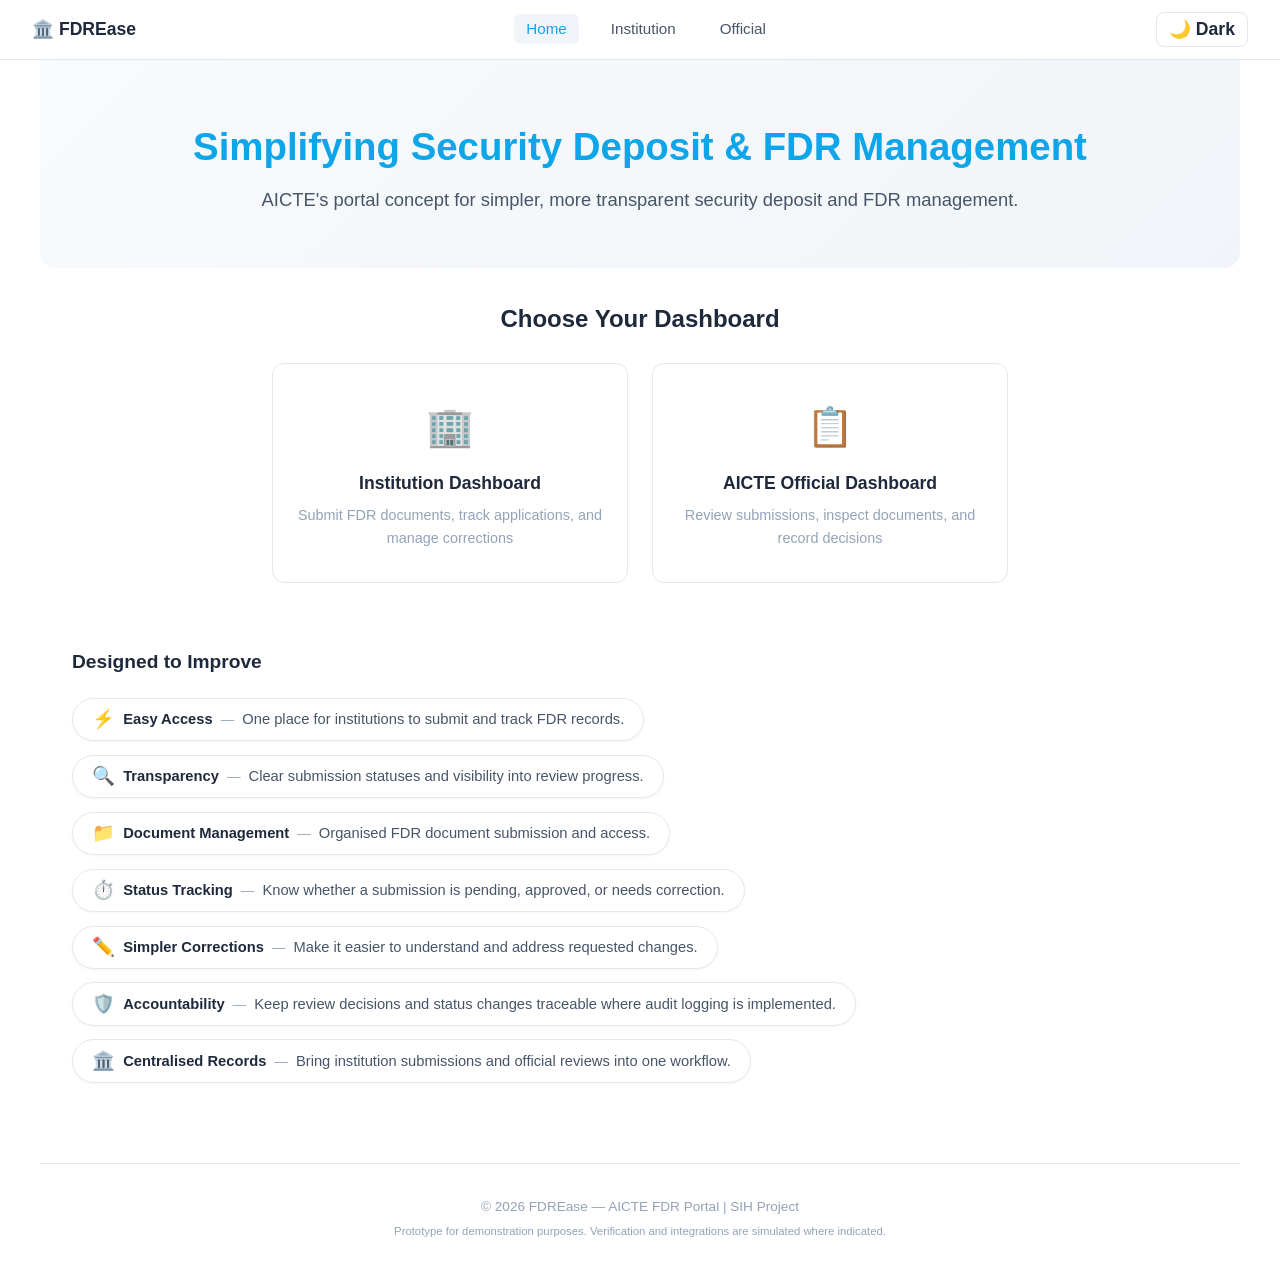
<file: index.html>
<!DOCTYPE html>
<html lang="en">

<head>
    <meta charset="UTF-8">
    <meta name="viewport" content="width=device-width, initial-scale=1.0">
    <title>FDREase — AICTE FDR Portal</title>
    <meta name="description"
        content="FDREase: Simplifying Security Deposit and FDR Management for AICTE institutions. SIH Project.">
    <link rel="stylesheet" href="css/style.css">
</head>

<body class="light-theme">

    <nav class="navbar">
        <div class="logo"><a href="index.html">🏛️ FDREase</a></div>
        <button id="nav-toggle" class="nav-toggle" aria-label="Toggle navigation">☰</button>
        <ul class="nav-links" id="nav-links">
            <li><a href="index.html" class="active">Home</a></li>
            <li><a href="dashboard/index.html">Institution</a></li>
            <li><a href="official/dashboard.html">Official</a></li>
        </ul>
        <div class="nav-right">
            <button id="theme-toggle" class="btn theme-btn" aria-label="Toggle theme">🌙 Dark</button>
        </div>
    </nav>

    <main class="main-content">

        <section class="hero-section">
            <h1>Simplifying Security Deposit &amp; FDR Management</h1>
            <p class="subtitle">AICTE's portal concept for simpler, more transparent security deposit and FDR
                management.</p>
            <!-- <p class="hero-desc"></p>.   Can add something here Later -->
        </section>

        <section class="access-section-wrapper">
            <h2>Choose Your Dashboard</h2>
            <div class="access-options">
                <a href="dashboard/index.html" class="access-card">
                    <div class="icon">🏢</div>
                    <h3>Institution Dashboard</h3>
                    <p>Submit FDR documents, track applications, and manage corrections</p>
                </a>
                <a href="official/dashboard.html" class="access-card">
                    <div class="icon">📋</div>
                    <h3>AICTE Official Dashboard</h3>
                    <p>Review submissions, inspect documents, and record decisions</p>
                </a>
            </div>
        </section>

        <section class="features-section">
            <h2>Designed to Improve</h2>
            <div class="feature-pills">
                <div class="feature-pill">
                    <span class="pill-icon">⚡</span>
                    <strong class="pill-title">Easy Access</strong>
                    <span class="pill-sep">—</span>
                    <span class="pill-desc">One place for institutions to submit and track FDR records.</span>
                </div>
                <div class="feature-pill">
                    <span class="pill-icon">🔍</span>
                    <strong class="pill-title">Transparency</strong>
                    <span class="pill-sep">—</span>
                    <span class="pill-desc">Clear submission statuses and visibility into review progress.</span>
                </div>
                <div class="feature-pill">
                    <span class="pill-icon">📁</span>
                    <strong class="pill-title">Document Management</strong>
                    <span class="pill-sep">—</span>
                    <span class="pill-desc">Organised FDR document submission and access.</span>
                </div>
                <div class="feature-pill">
                    <span class="pill-icon">⏱️</span>
                    <strong class="pill-title">Status Tracking</strong>
                    <span class="pill-sep">—</span>
                    <span class="pill-desc">Know whether a submission is pending, approved, or needs correction.</span>
                </div>
                <div class="feature-pill">
                    <span class="pill-icon">✏️</span>
                    <strong class="pill-title">Simpler Corrections</strong>
                    <span class="pill-sep">—</span>
                    <span class="pill-desc">Make it easier to understand and address requested changes.</span>
                </div>
                <div class="feature-pill">
                    <span class="pill-icon">🛡️</span>
                    <strong class="pill-title">Accountability</strong>
                    <span class="pill-sep">—</span>
                    <span class="pill-desc">Keep review decisions and status changes traceable where audit logging is
                        implemented.</span>
                </div>
                <div class="feature-pill">
                    <span class="pill-icon">🏛️</span>
                    <strong class="pill-title">Centralised Records</strong>
                    <span class="pill-sep">—</span>
                    <span class="pill-desc">Bring institution submissions and official reviews into one workflow.</span>
                </div>
            </div>
        </section>

        <footer class="footer">
            <p>&copy; <span class="current-year">2026</span> FDREase — AICTE FDR Portal | SIH Project</p>
            <small>Prototype for demonstration purposes. Verification and integrations are simulated where
                indicated.</small>
        </footer>

    </main>

    <script src="js/api.js"></script>
    <script src="js/main.js"></script>
</body>

</html>
</file>
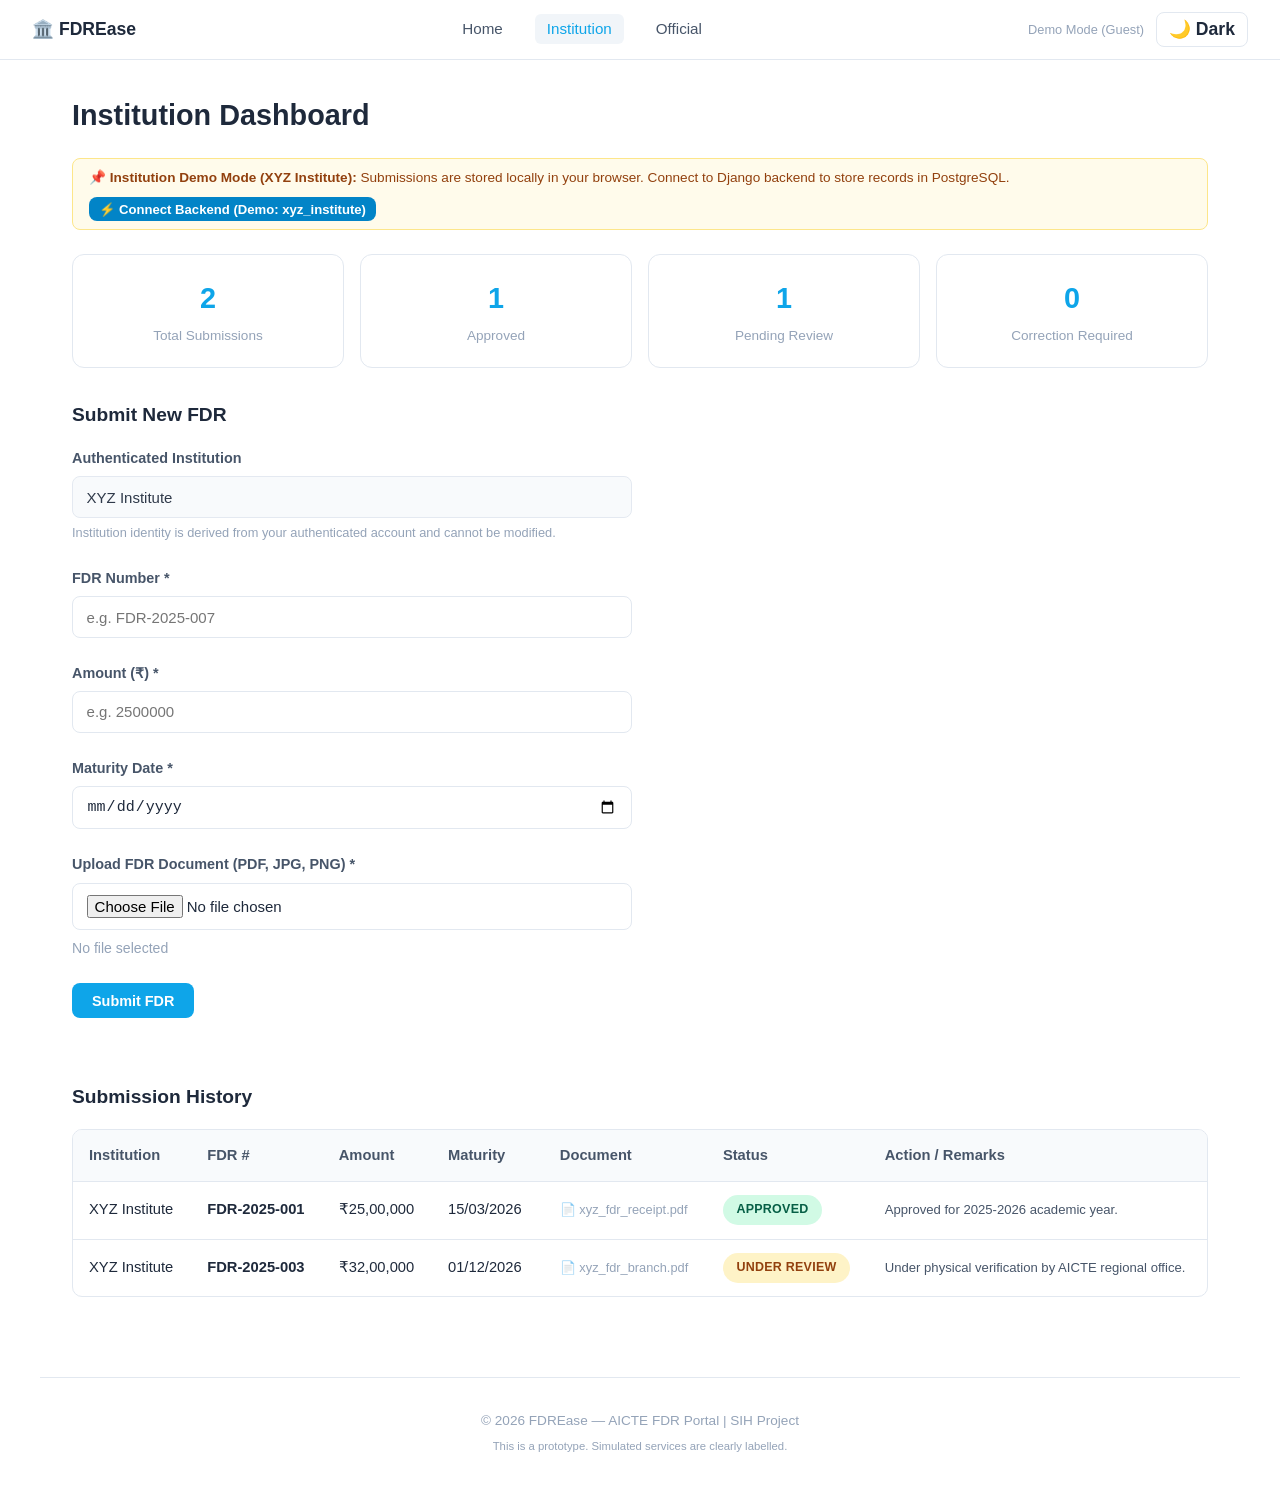
<file: dashboard/index.html>
<!DOCTYPE html>
<html lang="en">
<head>
    <meta charset="UTF-8">
    <meta name="viewport" content="width=device-width, initial-scale=1.0">
    <title>Institution Dashboard — FDREase</title>
    <meta name="description" content="Submit FDR documents, track applications, and manage corrections.">
    <link rel="stylesheet" href="../css/style.css">
</head>
<body class="light-theme">

    <nav class="navbar">
        <div class="logo"><a href="../index.html">🏛️ FDREase</a></div>
        <button id="nav-toggle" class="nav-toggle" aria-label="Toggle navigation">☰</button>
        <ul class="nav-links" id="nav-links">
            <li><a href="../index.html">Home</a></li>
            <li><a href="index.html" class="active">Institution</a></li>
            <li><a href="../official/dashboard.html">Official</a></li>
        </ul>
        <div class="nav-right">
            <span id="nav-user" style="font-size:0.85rem;color:var(--text-secondary);display:none;"></span>
            <button id="theme-toggle" class="btn theme-btn" aria-label="Toggle theme">🌙 Dark</button>
        </div>
    </nav>

    <main class="main-content">

        <section class="institution-section">
            <h1>Institution Dashboard</h1>

            <div class="demo-banner">📌 Demo Mode — Sample data is pre-loaded for demonstration. Submitted records are stored in your browser.</div>

            <!-- Overview Stats -->
            <div class="stats-overview" id="inst-stats">
                <!-- rendered by JS -->
            </div>

            <!-- FDR Submission Form -->
            <h2>Submit New FDR</h2>
            <form id="fdr-form" novalidate>
                <div class="form-group">
                    <label for="inst-name">Authenticated Institution</label>
                    <input type="text" id="inst-name" name="inst-name" value="XYZ Institute" readonly class="input-readonly">
                    <small style="display:block;margin-top:0.3rem;font-size:0.8rem;color:var(--text-muted);">Institution identity is derived from your authenticated account and cannot be modified.</small>
                </div>
                <div class="form-group">
                    <label for="fdr-number">FDR Number *</label>
                    <input type="text" id="fdr-number" name="fdr-number" placeholder="e.g. FDR-2025-007" required>
                </div>
                <div class="form-group">
                    <label for="amount">Amount (₹) *</label>
                    <input type="number" id="amount" name="amount" min="1" step="any" placeholder="e.g. 2500000" required>
                </div>
                <div class="form-group">
                    <label for="maturity-date">Maturity Date *</label>
                    <input type="date" id="maturity-date" name="maturity-date" required>
                </div>
                <div class="form-group">
                    <label for="doc-file">Upload FDR Document (PDF, JPG, PNG) *</label>
                    <input type="file" id="doc-file" name="doc-file" accept=".pdf,.png,.jpg,.jpeg" required>
                    <div id="file-label" style="margin-top:0.4rem; font-size:0.88rem; color:var(--text-muted);">No file selected</div>
                </div>
                <button type="submit" class="btn">Submit FDR</button>
            </form>
        </section>

        <section class="history-section">
            <h2>Submission History</h2>
            <div class="table-wrap">
                <table>
                    <thead>
                        <tr>
                            <th>Institution</th>
                            <th>FDR #</th>
                            <th>Amount</th>
                            <th class="maturity-col">Maturity</th>
                            <th>Document</th>
                            <th>Status</th>
                            <th>Action / Remarks</th>
                        </tr>
                    </thead>
                    <tbody id="history-table">
                        <!-- rows rendered by JS -->
                    </tbody>
                </table>
            </div>
        </section>

        <footer class="footer">
            <p>&copy; <span class="current-year">2026</span> FDREase — AICTE FDR Portal | SIH Project</p>
            <small>This is a prototype. Simulated services are clearly labelled.</small>
        </footer>

    </main>

    <script src="../js/api.js"></script>
    <script src="../js/main.js"></script>
</body>
</html>
</file>
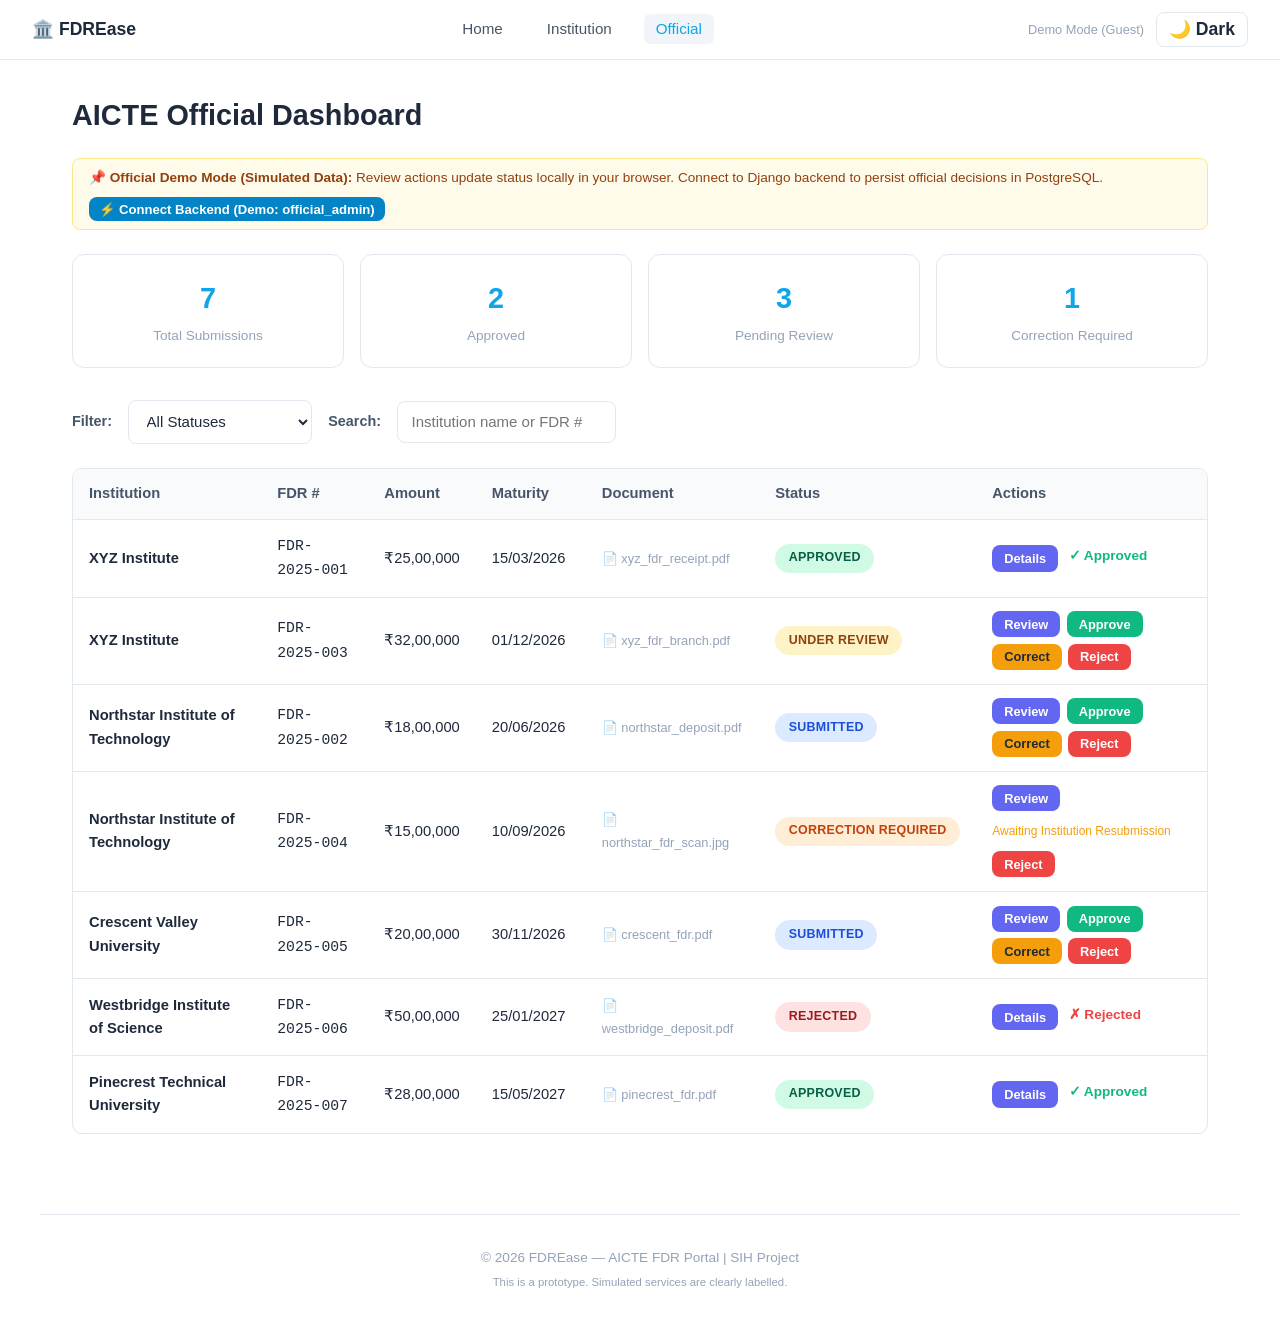
<file: official/dashboard.html>
<!DOCTYPE html>
<html lang="en">
<head>
    <meta charset="UTF-8">
    <meta name="viewport" content="width=device-width, initial-scale=1.0">
    <title>AICTE Official Dashboard — FDREase</title>
    <meta name="description" content="Review FDR submissions, inspect documents, and record official decisions.">
    <link rel="stylesheet" href="../css/style.css">
</head>
<body class="light-theme">

    <nav class="navbar">
        <div class="logo"><a href="../index.html">🏛️ FDREase</a></div>
        <button id="nav-toggle" class="nav-toggle" aria-label="Toggle navigation">☰</button>
        <ul class="nav-links" id="nav-links">
            <li><a href="../index.html">Home</a></li>
            <li><a href="../dashboard/index.html">Institution</a></li>
            <li><a href="dashboard.html" class="active">Official</a></li>
        </ul>
        <div class="nav-right">
            <span id="nav-user" style="font-size:0.85rem;color:var(--text-secondary);display:none;"></span>
            <button id="theme-toggle" class="btn theme-btn" aria-label="Toggle theme">🌙 Dark</button>
        </div>
    </nav>

    <main class="main-content">

        <section class="official-section">
            <h1>AICTE Official Dashboard</h1>

            <div class="demo-banner">📌 Demo Mode — Review actions update status locally. No backend is connected.</div>

            <!-- Overview Stats -->
            <div class="stats-overview" id="official-stats">
                <!-- rendered by JS -->
            </div>

            <!-- Filter & Search Bar -->
            <div class="filter-bar">
                <label for="status-filter">Filter:</label>
                <select id="status-filter">
                    <option value="All">All Statuses</option>
                    <option value="Draft">Draft</option>
                    <option value="Submitted">Submitted</option>
                    <option value="Under Review">Under Review</option>
                    <option value="Correction Required">Correction Required</option>
                    <option value="Approved">Approved</option>
                    <option value="Rejected">Rejected</option>
                </select>
                <label for="search-input">Search:</label>
                <input type="text" id="search-input" placeholder="Institution name or FDR #">
            </div>

            <!-- Applications Table -->
            <div class="table-wrap">
                <table>
                    <thead>
                        <tr>
                            <th>Institution</th>
                            <th>FDR #</th>
                            <th>Amount</th>
                            <th class="maturity-col">Maturity</th>
                            <th>Document</th>
                            <th>Status</th>
                            <th>Actions</th>
                        </tr>
                    </thead>
                    <tbody id="official-table-body">
                        <!-- rows rendered by JS -->
                    </tbody>
                </table>
            </div>
        </section>

        <footer class="footer">
            <p>&copy; <span class="current-year">2026</span> FDREase — AICTE FDR Portal | SIH Project</p>
            <small>This is a prototype. Simulated services are clearly labelled.</small>
        </footer>

    </main>

    <script src="../js/api.js"></script>
    <script src="../js/main.js"></script>
</body>
</html>
</file>
<file: css/style.css>
/* ===== Reset & Base Styles ===== */
*, *::before, *::after { box-sizing: border-box; margin: 0; padding: 0; }

:root {
    --bg-primary: #ffffff;
    --bg-secondary: #f8fafc;
    --bg-tertiary: #f1f5f9;
    --text-primary: #1e293b;
    --text-secondary: #475569;
    --text-muted: #94a3b8;
    --accent-blue: #0ea5e9;
    --accent-blue-dark: #077da0;
    --border-color: #e2e8f0;
    --success-green: #10b981;
    --warning-orange: #f59e0b;
    --error-red: #ef4444;
    --card-bg: #ffffff;
    --input-bg: #ffffff;
}

body {
    font-family: -apple-system, BlinkMacSystemFont, 'Segoe UI', Roboto, sans-serif;
    background-color: var(--bg-primary);
    color: var(--text-primary);
    line-height: 1.6;
}

a { color: inherit; text-decoration: none; }

/* ===== Navbar ===== */
.navbar {
    position: fixed; top: 0; left: 0; right: 0;
    height: 60px;
    background-color: var(--card-bg);
    border-bottom: 1px solid var(--border-color);
    display: flex; justify-content: space-between; align-items: center;
    padding: 0 2rem;
    z-index: 1000;
}

.navbar .logo a {
    font-weight: 700;
    font-size: 1.1rem;
    color: var(--text-primary);
}

.nav-links {
    display: flex;
    gap: 1.25rem;
    align-items: center;
    list-style: none;
}

.nav-links a {
    color: var(--text-secondary);
    font-weight: 500;
    font-size: 0.95rem;
    padding: 0.4rem 0.75rem;
    border-radius: 6px;
    transition: background 0.2s, color 0.2s;
}

.nav-links a:hover,
.nav-links a.active {
    background-color: var(--bg-tertiary);
    color: var(--accent-blue);
}

.nav-right {
    display: flex;
    align-items: center;
    gap: 0.75rem;
}

/* ===== Main Content ===== */
.main-content {
    min-height: 100vh;
    padding-top: 60px;
    max-width: 1200px;
    margin: 0 auto;
}

/* ===== Hero Section ===== */
.hero-section {
    text-align: center;
    padding: 3.5rem 2rem 2.5rem;
    background: linear-gradient(135deg, var(--bg-secondary) 0%, var(--bg-tertiary) 100%);
    border-radius: 0 0 16px 16px;
}

.hero-section h1 {
    font-size: 2.4rem;
    color: var(--accent-blue);
    margin-bottom: 0.5rem;
    font-weight: 800;
}

.hero-section .subtitle {
    font-size: 1.15rem;
    color: var(--text-secondary);
    margin-bottom: 0.85rem;
    font-weight: 500;
}

.hero-section .hero-desc {
    max-width: 720px;
    margin: 0 auto;
    font-size: 1.05rem;
    line-height: 1.6;
    color: var(--text-secondary);
}

/* ===== Stats Cards (landing page + dashboard overviews) ===== */
.stats-cards {
    display: grid;
    grid-template-columns: repeat(3, 1fr);
    gap: 1.5rem;
    max-width: 800px;
    margin: 0 auto;
}

.stat-card {
    background-color: var(--card-bg);
    padding: 1.5rem 1rem;
    text-align: center;
    border-radius: 12px;
    border: 1px solid var(--border-color);
}

.stat-value {
    display: block;
    font-size: 2.2rem;
    font-weight: 800;
    color: var(--accent-blue);
}

.stat-label {
    display: block;
    font-size: 0.85rem;
    color: var(--text-muted);
    margin-top: 0.25rem;
}

/* Dashboard-specific stats row (4 columns) */
.stats-overview {
    display: grid;
    grid-template-columns: repeat(4, 1fr);
    gap: 1rem;
    margin-bottom: 2rem;
}

.stats-overview .stat-card {
    padding: 1.25rem 1rem;
}

.stats-overview .stat-value {
    font-size: 1.8rem;
}

/* ===== Section Containers ===== */
.institution-section,
.official-section,
.history-section,
.features-section,
.access-section-wrapper {
    padding: 2rem;
}

.institution-section h1,
.official-section h1 {
    font-size: 1.8rem;
    font-weight: 800;
    margin-bottom: 1.25rem;
}

.institution-section h2,
.official-section h2,
.history-section h2,
.features-section h2 {
    font-size: 1.2rem;
    font-weight: 700;
    color: var(--text-primary);
    margin-bottom: 1rem;
}

/* Submission form: constrain width for readability */
#fdr-form {
    max-width: 560px;
}

/* ===== Buttons ===== */
.btn {
    display: inline-block;
    padding: 0.6rem 1.25rem;
    border-radius: 8px;
    font-weight: 600;
    font-size: 0.9rem;
    background-color: var(--accent-blue);
    color: white;
    border: none;
    cursor: pointer;
    transition: background 0.2s, transform 0.15s;
}

.btn:hover {
    background-color: var(--accent-blue-dark);
    transform: translateY(-1px);
}

.btn-approve {
    background-color: var(--success-green);
}
.btn-approve:hover {
    background-color: #0d9668;
}

.btn-reject {
    background-color: var(--error-red);
}
.btn-reject:hover {
    background-color: #dc2626;
}

.btn-correct {
    background-color: var(--warning-orange);
    color: #1e293b;
}
.btn-correct:hover {
    background-color: #d97706;
}

.btn-review {
    background-color: #6366f1;
    color: #ffffff;
}
.btn-review:hover {
    background-color: #4f46e5;
}

.btn-sm {
    padding: 0.3rem 0.65rem;
    font-size: 0.82rem;
}

.theme-btn {
    background: transparent;
    color: var(--text-primary);
    border: 1px solid var(--border-color);
    padding: 0.4rem 0.75rem;
    font-size: 1.1rem;
}
.theme-btn:hover {
    background-color: var(--bg-tertiary);
    transform: none;
}

/* ===== Forms ===== */
.form-group {
    margin-bottom: 1.5rem;
}

.form-group label {
    display: block;
    margin-bottom: 0.4rem;
    font-weight: 600;
    font-size: 0.9rem;
    color: var(--text-secondary);
}

input, select, textarea {
    width: 100%;
    padding: 0.7rem 0.85rem;
    border: 1px solid var(--border-color);
    border-radius: 8px;
    font-size: 15px;
    background-color: var(--input-bg);
    color: var(--text-primary);
    transition: border-color 0.2s;
}

input:focus, select:focus, textarea:focus {
    outline: none;
    border-color: var(--accent-blue);
    box-shadow: 0 0 0 3px rgba(14, 165, 233, 0.15);
}

.input-error {
    border-color: var(--error-red) !important;
    box-shadow: 0 0 0 3px rgba(239, 68, 68, 0.12) !important;
}

/* ===== Tables ===== */
.table-wrap {
    overflow-x: auto;
    border-radius: 10px;
    border: 1px solid var(--border-color);
}

table {
    width: 100%;
    border-collapse: collapse;
}

th, td {
    padding: 0.85rem 1rem;
    border-bottom: 1px solid var(--border-color);
    text-align: left;
    font-size: 0.92rem;
}

th {
    background-color: var(--bg-secondary);
    font-weight: 700;
    color: var(--text-secondary);
    white-space: nowrap;
}

tr:last-child td {
    border-bottom: none;
}

/* ===== Status Badges ===== */
.status-badge {
    display: inline-block;
    padding: 0.3rem 0.85rem;
    border-radius: 20px;
    font-size: 0.78rem;
    font-weight: 700;
    text-transform: uppercase;
    letter-spacing: 0.02em;
    white-space: nowrap;
}

.status-draft        { background-color: var(--bg-tertiary); color: var(--text-muted); }
.status-submitted    { background-color: #dbeafe; color: #1d4ed8; }
.status-review       { background-color: #fef3c7; color: #92400e; }
.status-correction   { background-color: #ffedd5; color: #c2410c; }
.status-approved     { background-color: #d1fae5; color: #065f46; }
.status-rejected     { background-color: #fee2e2; color: #991b1b; }

/* ===== Access Cards (landing page) ===== */
.access-section-wrapper {
    max-width: 800px;
    margin: 0 auto;
}

.access-section-wrapper h2 {
    text-align: center;
    margin-bottom: 1.5rem;
    color: var(--text-primary);
}

.access-options {
    display: grid;
    grid-template-columns: repeat(2, 1fr);
    gap: 1.5rem;
}

.access-card {
    display: block;
    background-color: var(--card-bg);
    padding: 2rem 1.5rem;
    border-radius: 12px;
    border: 1px solid var(--border-color);
    text-align: center;
    transition: border-color 0.2s, box-shadow 0.2s;
}

.access-card:hover {
    border-color: var(--accent-blue);
    box-shadow: 0 4px 16px rgba(14, 165, 233, 0.10);
}

.access-card .icon {
    font-size: 2.4rem;
    margin-bottom: 0.75rem;
}

.access-card h3 {
    font-size: 1.1rem;
    color: var(--text-primary);
    margin-bottom: 0.4rem;
}

.access-card p {
    font-size: 0.9rem;
    color: var(--text-muted);
}

/* ===== Features Section & Feature Pills ===== */
.features-section h2 {
    margin-bottom: 1.25rem;
    color: var(--text-primary);
}

.feature-pills {
    display: flex;
    flex-wrap: wrap;
    gap: 0.85rem;
}

.feature-pill {
    display: inline-flex;
    align-items: center;
    gap: 0.5rem;
    padding: 0.65rem 1.2rem;
    background-color: var(--card-bg);
    border: 1px solid var(--border-color);
    border-radius: 9999px;
    font-size: 0.92rem;
    line-height: 1.4;
    color: var(--text-secondary);
    box-shadow: 0 1px 3px rgba(0, 0, 0, 0.04);
    transition: border-color 0.2s, background-color 0.2s, transform 0.15s;
}

.feature-pill:hover {
    border-color: var(--accent-blue);
    background-color: var(--bg-secondary);
    transform: translateY(-1px);
}

.feature-pill .pill-icon {
    font-size: 1.15rem;
    line-height: 1;
    display: inline-flex;
    align-items: center;
}

.feature-pill .pill-title {
    color: var(--text-primary);
    font-weight: 700;
    white-space: nowrap;
}

.feature-pill .pill-sep {
    color: var(--text-muted);
    font-size: 0.85rem;
}

.feature-pill .pill-desc {
    color: var(--text-secondary);
}

@media (max-width: 680px) {
    .feature-pills {
        gap: 0.75rem;
    }
    .feature-pill {
        border-radius: 16px;
        padding: 0.75rem 1rem;
        width: 100%;
        display: flex;
        flex-wrap: wrap;
        align-items: flex-start;
    }
    .feature-pill .pill-sep {
        display: none;
    }
    .feature-pill .pill-desc {
        width: 100%;
        margin-top: 0.2rem;
        font-size: 0.88rem;
    }
}

/* ===== Filter Bar ===== */
.filter-bar {
    display: flex;
    gap: 1rem;
    align-items: center;
    flex-wrap: wrap;
    margin-bottom: 1.5rem;
}

.filter-bar label {
    font-weight: 600;
    font-size: 0.9rem;
    color: var(--text-secondary);
    white-space: nowrap;
}

.filter-bar select,
.filter-bar input {
    width: auto;
    min-width: 180px;
}

/* ===== Action Button Group ===== */
.action-group {
    display: flex;
    gap: 0.4rem;
    flex-wrap: wrap;
}

.action-group .btn {
    padding: 0.35rem 0.75rem;
    font-size: 0.8rem;
}

/* ===== Demo Banner ===== */
.demo-banner {
    background-color: #fffbeb;
    border: 1px solid #fde68a;
    color: #92400e;
    padding: 0.5rem 1rem;
    border-radius: 8px;
    font-size: 0.85rem;
    text-align: center;
    margin-bottom: 1.5rem;
}

/* ===== Empty State ===== */
.empty-state {
    text-align: center;
    padding: 2.5rem 1rem;
    color: var(--text-muted);
    font-size: 0.95rem;
}

/* ===== Toast Notification ===== */
.toast {
    position: fixed;
    bottom: 1.5rem;
    right: 1.5rem;
    padding: 0.85rem 1.5rem;
    border-radius: 8px;
    color: white;
    font-weight: 600;
    font-size: 0.9rem;
    z-index: 9999;
    opacity: 0;
    transform: translateY(10px);
    transition: opacity 0.3s, transform 0.3s;
    pointer-events: none;
}

.toast.show {
    opacity: 1;
    transform: translateY(0);
}

.toast-success { background-color: var(--success-green); }
.toast-error   { background-color: var(--error-red); }
.toast-info    { background-color: var(--accent-blue); }

/* ===== Footer ===== */
.footer {
    text-align: center;
    margin-top: 3rem;
    padding: 2rem;
    color: var(--text-muted);
    font-size: 0.85rem;
    border-top: 1px solid var(--border-color);
}

.footer small {
    display: block;
    margin-top: 0.3rem;
    color: var(--text-muted);
}

/* ===== Responsive ===== */
@media (max-width: 768px) {
    .navbar { padding: 0 1rem; }
    .nav-links { display: none; }
    .hero-section h1 { font-size: 1.8rem; }
    .hero-section .subtitle { font-size: 1rem; }
    .stats-cards { grid-template-columns: 1fr; gap: 0.75rem; }
    .stats-overview { grid-template-columns: repeat(2, 1fr); gap: 0.75rem; }
    .access-options { grid-template-columns: 1fr; gap: 1rem; }
    .main-content { padding-top: 60px; }
    .institution-section,
    .official-section,
    .history-section,
    .features-section,
    .access-section-wrapper { padding: 1.25rem; }
    .filter-bar { flex-direction: column; align-items: stretch; }
    .filter-bar select,
    .filter-bar input { width: 100%; }
    table { display: block; overflow-x: auto; }
}

@media (max-width: 480px) {
    .navbar { padding: 0 0.75rem; }
    .hero-section h1 { font-size: 1.5rem; }
    .stat-value { font-size: 1.6rem; }
    .stats-overview { grid-template-columns: 1fr; }
}

/* ===== Mobile Nav Toggle ===== */
.nav-toggle {
    display: none;
    background: transparent;
    border: 1px solid var(--border-color);
    color: var(--text-primary);
    font-size: 1.3rem;
    padding: 0.25rem 0.5rem;
    border-radius: 6px;
    cursor: pointer;
}

@media (max-width: 768px) {
    .nav-toggle { display: block; }
    .nav-links.open {
        display: flex;
        flex-direction: column;
        position: absolute;
        top: 60px;
        left: 0;
        right: 0;
        background-color: var(--card-bg);
        border-bottom: 1px solid var(--border-color);
        padding: 1rem;
        gap: 0.5rem;
        z-index: 999;
    }
}

/* ===== Dark Theme ===== */
body.dark-theme {
    --bg-primary: #0f172a;
    --bg-secondary: #1e293b;
    --bg-tertiary: #334155;
    --text-primary: #f1f5f9;
    --text-secondary: #cbd5e1;
    --text-muted: #64748b;
    --accent-blue: #38bdf8;
    --accent-blue-dark: #0ea5e9;
    --border-color: #334155;
    --card-bg: #1e293b;
    --input-bg: #1e293b;
}

body.dark-theme .status-submitted { background-color: #1e3a5f; color: #93c5fd; }
body.dark-theme .status-review    { background-color: #3b2f12; color: #fcd34d; }
body.dark-theme .status-correction { background-color: #3b2712; color: #fdba74; }
body.dark-theme .status-approved  { background-color: #12382a; color: #6ee7b7; }
body.dark-theme .status-rejected  { background-color: #3b1212; color: #fca5a5; }

body.dark-theme .demo-banner {
    background-color: #3b2f12;
    border-color: #78350f;
    color: #fcd34d;
}

body.dark-theme .btn-correct {
    color: #f1f5f9;
}

body.dark-theme .feature-pill:hover {
    background-color: var(--bg-tertiary);
    border-color: var(--accent-blue);
}

/* ===== Table Date & Readability ===== */
.date-cell, th.maturity-col, td.maturity-col {
    white-space: nowrap !important;
    min-width: 110px;
    font-variant-numeric: tabular-nums;
}

/* ===== Details & Action Modals ===== */
.fdr-modal-backdrop {
    position: fixed;
    top: 0;
    left: 0;
    width: 100vw;
    height: 100vh;
    background: rgba(15, 23, 42, 0.65);
    backdrop-filter: blur(4px);
    display: flex;
    align-items: center;
    justify-content: center;
    z-index: 10000;
    padding: 1rem;
    animation: fadeIn 0.18s ease-out;
}

.fdr-modal {
    background: var(--card-bg, #ffffff);
    color: var(--text-primary);
    border-radius: 12px;
    box-shadow: 0 20px 25px -5px rgba(0, 0, 0, 0.25), 0 10px 10px -5px rgba(0, 0, 0, 0.1);
    border: 1px solid var(--border-color);
    width: 100%;
    max-width: 620px;
    max-height: 90vh;
    overflow-y: auto;
    display: flex;
    flex-direction: column;
}

.fdr-modal-header {
    padding: 1.25rem 1.5rem;
    border-bottom: 1px solid var(--border-color);
    display: flex;
    align-items: center;
    justify-content: space-between;
}

.fdr-modal-header h3 {
    margin: 0;
    font-size: 1.25rem;
    font-weight: 700;
}

.fdr-modal-close {
    background: transparent;
    border: none;
    font-size: 1.5rem;
    cursor: pointer;
    color: var(--text-muted);
    padding: 0 0.5rem;
}
.fdr-modal-close:hover {
    color: var(--text-primary);
}

.fdr-modal-body {
    padding: 1.5rem;
    display: flex;
    flex-direction: column;
    gap: 1.2rem;
}

.modal-grid {
    display: grid;
    grid-template-columns: 1fr 1fr;
    gap: 1rem;
}
@media (max-width: 600px) {
    .modal-grid { grid-template-columns: 1fr; }
}

.modal-field-label {
    font-size: 0.78rem;
    text-transform: uppercase;
    letter-spacing: 0.04em;
    color: var(--text-muted);
    margin-bottom: 0.25rem;
}

.modal-field-value {
    font-size: 0.95rem;
    font-weight: 500;
}

.modal-audit-box {
    background: var(--bg-tertiary, #f8fafc);
    border: 1px solid var(--border-color);
    border-radius: 8px;
    padding: 0.85rem;
    max-height: 180px;
    overflow-y: auto;
    font-size: 0.85rem;
}

.fdr-modal-footer {
    padding: 1rem 1.5rem;
    border-top: 1px solid var(--border-color);
    display: flex;
    align-items: center;
    justify-content: flex-end;
    gap: 0.65rem;
    flex-wrap: wrap;
    background: var(--bg-secondary, #fafafa);
    border-radius: 0 0 12px 12px;
}

@keyframes fadeIn {
    from { opacity: 0; transform: scale(0.97); }
    to { opacity: 1; transform: scale(1); }
}

/* ===== Readonly Form Inputs ===== */
.input-readonly, input[readonly] {
    background-color: var(--bg-secondary) !important;
    border-color: var(--border-color) !important;
    color: var(--text-primary) !important;
    cursor: not-allowed;
    opacity: 0.92;
    user-select: none;
    font-weight: 500;
}
</file>
